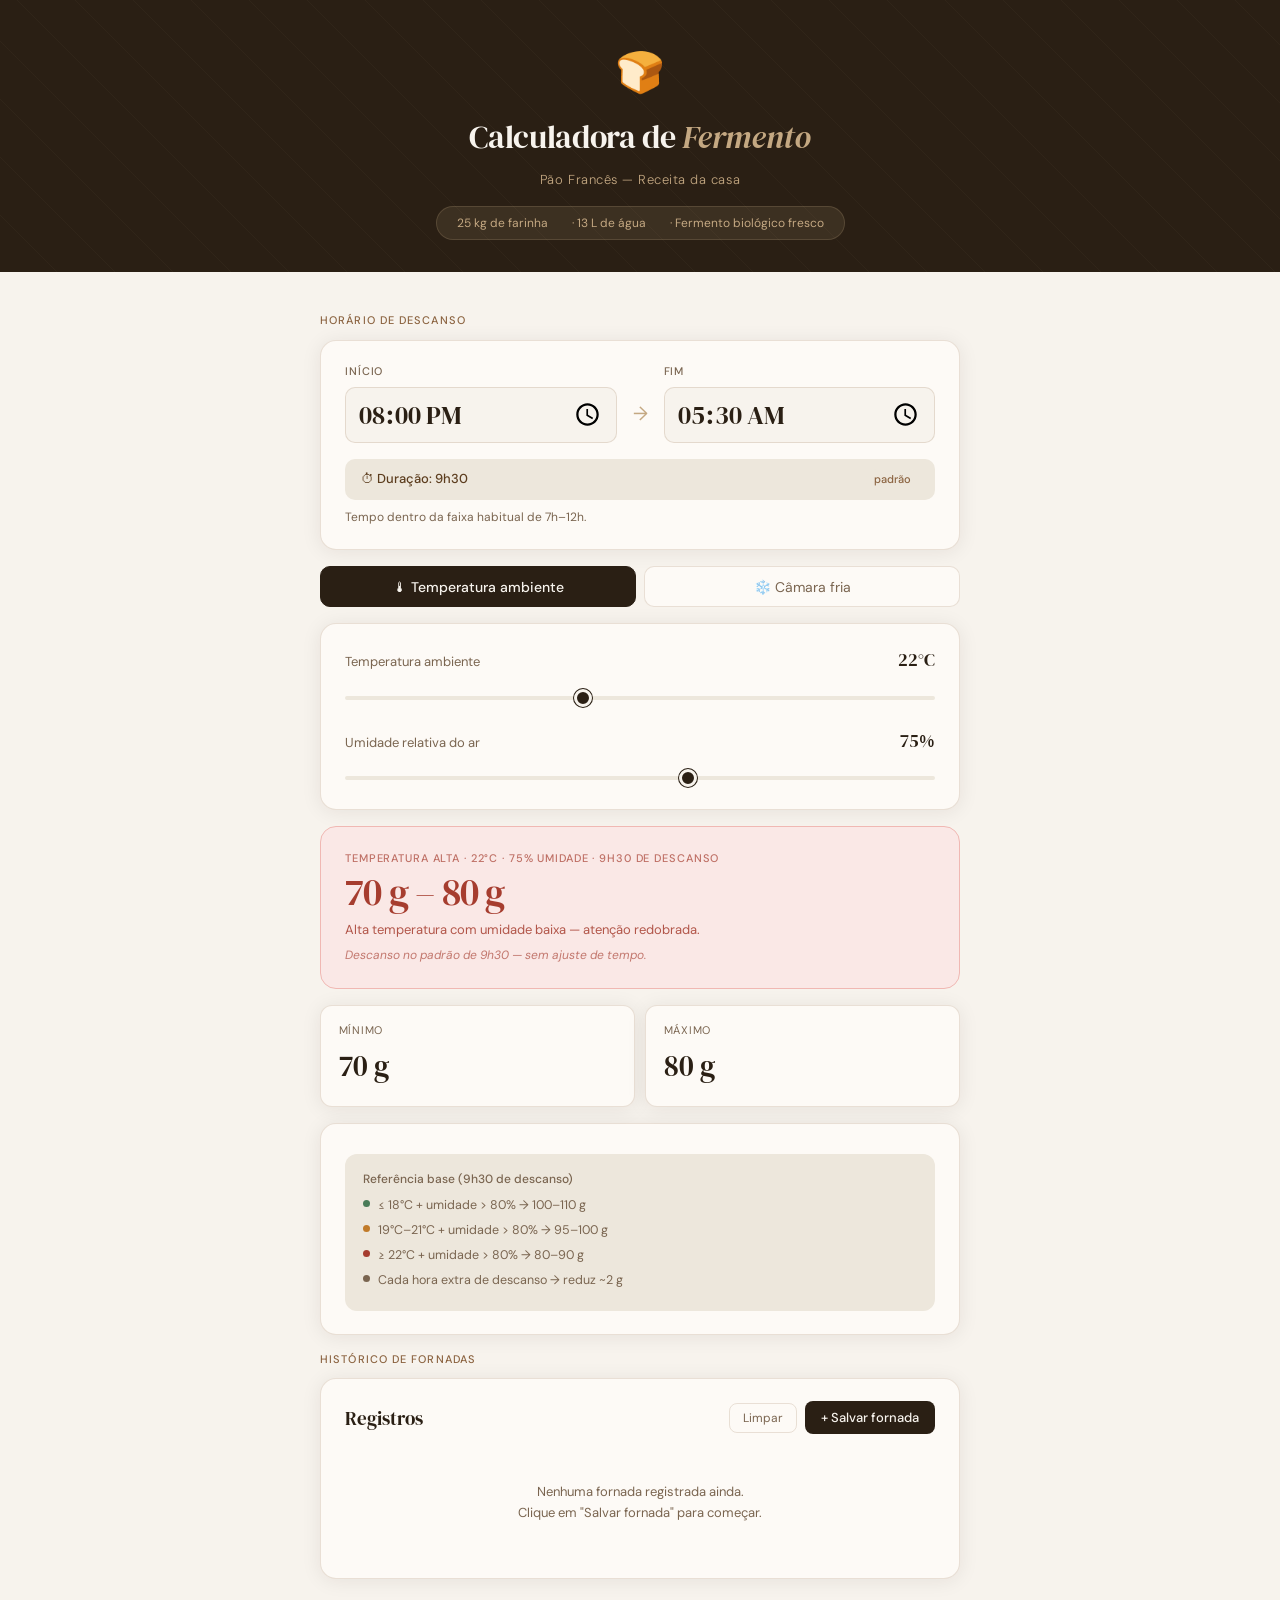
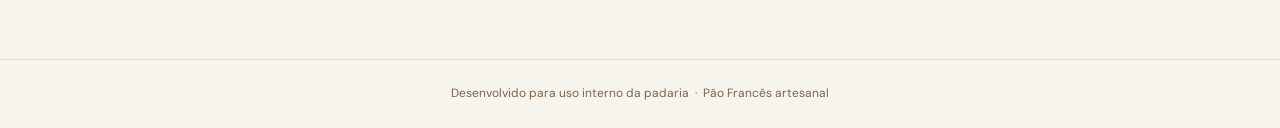
<file: index.html>
<!DOCTYPE html>
<html lang="pt-BR">

<head>
  <meta charset="UTF-8">
  <meta name="viewport" content="width=device-width, initial-scale=1.0">
  <title>Calculadora de Fermento — Pão Francês</title>
  <link
    href="https://fonts.googleapis.com/css2?family=DM+Serif+Display:ital@0;1&family=DM+Sans:wght@300;400;500&display=swap"
    rel="stylesheet">
    <link rel="stylesheet" href="./style/style.css">
</head>

<body>

  <header>
    <span class="icon">🍞</span>
    <h1>Calculadora de <em>Fermento</em></h1>
    <p>Pão Francês — Receita da casa</p>
    <div class="massa-info">
      <span>25 kg de farinha</span>
      <span>13 L de água</span>
      <span>Fermento biológico fresco</span>
    </div>
  </header>

  <main>

    <!-- HORÁRIO -->
    <div class="section-label" style="margin-top:0.5rem">Horário de descanso</div>
    <div class="card">
      <div class="time-grid">
        <div class="time-field">
          <label>Início</label>
          <input type="time" id="hora-inicio" value="20:00" oninput="calcAll()">
        </div>
        <div class="time-arrow">→</div>
        <div class="time-field">
          <label>Fim</label>
          <input type="time" id="hora-fim" value="05:30" oninput="calcAll()">
        </div>
      </div>
      <div class="duracao-badge">
        <strong>⏱ Duração: <span id="duracao-txt">9h30</span></strong>
        <span class="tag" id="duracao-tag">padrão</span>
      </div>
      <p class="duracao-obs" id="duracao-obs"></p>
    </div>

    <!-- TABS -->
    <div class="tabs">
      <button class="tab active" onclick="setMode('ambiente')">🌡 Temperatura ambiente</button>
      <button class="tab" onclick="setMode('camara')">❄️ Câmara fria</button>
    </div>

    <!-- PANEL AMBIENTE -->
    <div id="panel-ambiente" class="panel active">
      <div class="card">
        <div class="slider-field">
          <div class="slider-header">
            <label>Temperatura ambiente</label>
            <span class="slider-val" id="temp-out">22°C</span>
          </div>
          <input type="range" id="temp" min="10" max="40" value="22" step="1" oninput="calcAll()">
        </div>
        <div class="slider-field">
          <div class="slider-header">
            <label>Umidade relativa do ar</label>
            <span class="slider-val" id="umid-out">75%</span>
          </div>
          <input type="range" id="umid" min="40" max="100" value="75" step="1" oninput="calcAll()">
        </div>
      </div>

      <div id="result-box"></div>

      <div class="card">
        <div class="info-box">
          <p>Referência base (9h30 de descanso)</p>
          <div class="info-row">
            <div class="info-dot" style="background:#4A7C59"></div>≤ 18°C + umidade &gt; 80% → 100–110 g
          </div>
          <div class="info-row">
            <div class="info-dot" style="background:#C17B2A"></div>19°C–21°C + umidade &gt; 80% → 95–100 g
          </div>
          <div class="info-row">
            <div class="info-dot" style="background:#A63D2F"></div>≥ 22°C + umidade &gt; 80% → 80–90 g
          </div>
          <div class="info-row">
            <div class="info-dot" style="background:#7A6550"></div>Cada hora extra de descanso → reduz ~2 g
          </div>
        </div>
      </div>
    </div>

    <!-- PANEL CÂMARA -->
    <div id="panel-camara" class="panel">
      <div class="card">
        <div class="slider-field">
          <div class="slider-header">
            <label>Temperatura da câmara fria</label>
            <span class="slider-val" id="temp-c-out">4°C</span>
          </div>
          <input type="range" id="temp-c" min="-2" max="10" value="4" step="1" oninput="calcAll()">
        </div>
      </div>

      <div id="result-box-c"></div>

      <div class="card">
        <div class="info-box">
          <p>Como funciona na câmara fria</p>
          <div class="info-row">
            <div class="info-dot" style="background:#2B5BA1"></div>Frio desacelera o fermento — usa-se mais quantidade
            para garantir crescimento
          </div>
          <div class="info-row">
            <div class="info-dot" style="background:#2B5BA1"></div>Tempo longo de câmara reduz a dose (fermentação lenta
            e controlada = mais sabor)
          </div>
          <div class="info-row">
            <div class="info-dot" style="background:#2B5BA1"></div>Cada hora extra de descanso → reduz ~2 g também na
            câmara
          </div>
        </div>
      </div>
    </div>

    <!-- HISTÓRICO -->
    <div style="margin-top:0.5rem" class="section-label">Histórico de fornadas</div>
    <div class="card">
      <div class="hist-header">
        <h2>Registros</h2>
        <div class="hist-controls">
          <button class="btn-clear" onclick="limparHistorico()">Limpar</button>
          <button class="btn-salvar" onclick="salvarFornada()">+ Salvar fornada</button>
        </div>
      </div>
      <div id="historico-list">
        <div class="hist-empty">Nenhuma fornada registrada ainda.<br>Clique em "Salvar fornada" para começar.</div>
      </div>
    </div>

  </main>

  <footer>
    Desenvolvido para uso interno da padaria &nbsp;·&nbsp; Pão Francês artesanal
  </footer>

  <script src="./script/script.js"></script>
</body>

</html>
</file>
<file: style/style.css>
*,
    *::before,
    *::after {
      box-sizing: border-box;
      margin: 0;
      padding: 0;
    }

    :root {
      --cream: #F7F3ED;
      --cream-dark: #EDE7DC;
      --brown-light: #C4A882;
      --brown: #8B6340;
      --brown-dark: #5C3D1E;
      --charcoal: #2A1F14;
      --warm-white: #FDFAF6;
      --green: #4A7C59;
      --green-light: #E8F2EB;
      --amber: #C17B2A;
      --amber-light: #FDF0DC;
      --red: #A63D2F;
      --red-light: #FAE8E6;
      --blue: #2B5BA1;
      --blue-light: #E6EEF9;
      --text: #2A1F14;
      --text-muted: #7A6550;
      --border: rgba(139, 99, 64, 0.18);
      --shadow: 0 2px 20px rgba(42, 31, 20, 0.08);
    }

    body {
      font-family: 'DM Sans', sans-serif;
      background: var(--cream);
      color: var(--text);
      min-height: 100vh;
      font-size: 15px;
      line-height: 1.6;
    }

    /* HEADER */
    header {
      background: var(--charcoal);
      color: var(--cream);
      padding: 2.5rem 2rem 2rem;
      text-align: center;
      position: relative;
      overflow: hidden;
    }

    header::before {
      content: '';
      position: absolute;
      inset: 0;
      background: repeating-linear-gradient(45deg,
          transparent,
          transparent 40px,
          rgba(196, 168, 130, 0.04) 40px,
          rgba(196, 168, 130, 0.04) 41px);
    }

    header .icon {
      font-size: 2.5rem;
      display: block;
      margin-bottom: 0.5rem;
    }

    header h1 {
      font-family: 'DM Serif Display', serif;
      font-size: 2rem;
      font-weight: 400;
      letter-spacing: -0.01em;
      color: var(--cream);
      position: relative;
    }

    header h1 em {
      font-style: italic;
      color: var(--brown-light);
    }

    header p {
      font-size: 13px;
      color: var(--brown-light);
      margin-top: 0.4rem;
      font-weight: 300;
      letter-spacing: 0.04em;
      position: relative;
    }

    .massa-info {
      display: inline-flex;
      gap: 1.5rem;
      margin-top: 1rem;
      background: rgba(196, 168, 130, 0.12);
      border: 1px solid rgba(196, 168, 130, 0.2);
      border-radius: 999px;
      padding: 0.4rem 1.25rem;
      font-size: 12px;
      color: var(--brown-light);
      font-weight: 400;
      position: relative;
    }

    .massa-info span::before {
      content: '· ';
    }

    .massa-info span:first-child::before {
      content: '';
    }

    /* MAIN */
    main {
      max-width: 680px;
      margin: 0 auto;
      padding: 2rem 1.25rem 4rem;
    }

    /* SECTION LABEL */
    .section-label {
      font-size: 11px;
      font-weight: 500;
      letter-spacing: 0.1em;
      text-transform: uppercase;
      color: var(--brown);
      margin-bottom: 0.6rem;
    }

    /* CARD */
    .card {
      background: var(--warm-white);
      border: 1px solid var(--border);
      border-radius: 16px;
      padding: 1.4rem 1.5rem;
      margin-bottom: 1rem;
      box-shadow: var(--shadow);
    }

    /* HORÁRIO */
    .time-grid {
      display: grid;
      grid-template-columns: 1fr auto 1fr;
      gap: 1rem;
      align-items: center;
      margin-bottom: 1rem;
    }

    .time-field label {
      display: block;
      font-size: 11px;
      font-weight: 500;
      text-transform: uppercase;
      letter-spacing: 0.08em;
      color: var(--text-muted);
      margin-bottom: 0.4rem;
    }

    .time-field input[type="time"] {
      width: 100%;
      font-family: 'DM Serif Display', serif;
      font-size: 1.6rem;
      font-weight: 400;
      color: var(--charcoal);
      background: var(--cream);
      border: 1px solid var(--border);
      border-radius: 10px;
      padding: 0.5rem 0.75rem;
      outline: none;
      transition: border-color 0.2s;
    }

    .time-field input[type="time"]:focus {
      border-color: var(--brown);
    }

    .time-arrow {
      font-size: 1.2rem;
      color: var(--brown-light);
      text-align: center;
      margin-top: 1.4rem;
    }

    .duracao-badge {
      display: flex;
      align-items: center;
      justify-content: space-between;
      background: var(--cream-dark);
      border-radius: 10px;
      padding: 0.6rem 1rem;
      font-size: 13px;
      color: var(--brown-dark);
    }

    .duracao-badge strong {
      font-weight: 500;
    }

    .duracao-obs {
      font-size: 12px;
      color: var(--text-muted);
      margin-top: 0.5rem;
    }

    /* TABS */
    .tabs {
      display: flex;
      gap: 8px;
      margin-bottom: 1rem;
    }

    .tab {
      flex: 1;
      padding: 0.65rem 1rem;
      border: 1px solid var(--border);
      border-radius: 10px;
      background: var(--warm-white);
      font-family: 'DM Sans', sans-serif;
      font-size: 14px;
      font-weight: 400;
      color: var(--text-muted);
      cursor: pointer;
      transition: all 0.2s;
    }

    .tab:hover {
      border-color: var(--brown-light);
      color: var(--text);
    }

    .tab.active {
      background: var(--charcoal);
      color: var(--cream);
      border-color: var(--charcoal);
      font-weight: 500;
    }

    /* PANEL */
    .panel {
      display: none;
    }

    .panel.active {
      display: block;
    }

    /* SLIDERS */
    .slider-field {
      margin-bottom: 1.25rem;
    }

    .slider-field:last-child {
      margin-bottom: 0;
    }

    .slider-header {
      display: flex;
      justify-content: space-between;
      align-items: baseline;
      margin-bottom: 0.5rem;
    }

    .slider-header label {
      font-size: 13px;
      color: var(--text-muted);
      font-weight: 400;
    }

    .slider-header .slider-val {
      font-family: 'DM Serif Display', serif;
      font-size: 1.1rem;
      color: var(--charcoal);
    }

    input[type="range"] {
      -webkit-appearance: none;
      appearance: none;
      width: 100%;
      height: 4px;
      background: var(--cream-dark);
      border-radius: 99px;
      outline: none;
      cursor: pointer;
    }

    input[type="range"]::-webkit-slider-thumb {
      -webkit-appearance: none;
      width: 18px;
      height: 18px;
      background: var(--charcoal);
      border-radius: 50%;
      border: 3px solid var(--cream);
      box-shadow: 0 0 0 1px var(--charcoal);
      transition: transform 0.15s;
    }

    input[type="range"]::-webkit-slider-thumb:active {
      transform: scale(1.2);
    }

    input[type="range"]::-moz-range-thumb {
      width: 18px;
      height: 18px;
      background: var(--charcoal);
      border-radius: 50%;
      border: 3px solid var(--cream);
    }

    /* RESULT */
    .result-card {
      border-radius: 16px;
      padding: 1.4rem 1.5rem;
      margin-bottom: 1rem;
      border: 1px solid;
      animation: fadeIn 0.3s ease;
    }

    @keyframes fadeIn {
      from {
        opacity: 0;
        transform: translateY(6px);
      }

      to {
        opacity: 1;
        transform: translateY(0);
      }
    }

    .result-card.ok {
      background: var(--green-light);
      border-color: #b3d4bc;
      color: var(--green);
    }

    .result-card.warn {
      background: var(--amber-light);
      border-color: #f0ceaa;
      color: var(--amber);
    }

    .result-card.hot {
      background: var(--red-light);
      border-color: #f0b8b3;
      color: var(--red);
    }

    .result-card.cold {
      background: var(--blue-light);
      border-color: #b3c9ee;
      color: var(--blue);
    }

    .result-label {
      font-size: 11px;
      font-weight: 500;
      letter-spacing: 0.08em;
      text-transform: uppercase;
      opacity: 0.7;
      margin-bottom: 0.4rem;
    }

    .result-range {
      font-family: 'DM Serif Display', serif;
      font-size: 2.4rem;
      font-weight: 400;
      letter-spacing: -0.02em;
      line-height: 1;
      margin-bottom: 0.5rem;
    }

    .result-desc {
      font-size: 13px;
      opacity: 0.85;
    }

    .result-ajuste {
      font-size: 12px;
      opacity: 0.65;
      margin-top: 0.35rem;
      font-style: italic;
    }

    /* METRICS */
    .metrics {
      display: grid;
      grid-template-columns: 1fr 1fr;
      gap: 10px;
      margin-bottom: 1rem;
    }

    .metric {
      background: var(--warm-white);
      border: 1px solid var(--border);
      border-radius: 12px;
      padding: 1rem 1.1rem;
      box-shadow: var(--shadow);
    }

    .metric-label {
      font-size: 11px;
      color: var(--text-muted);
      text-transform: uppercase;
      letter-spacing: 0.07em;
      margin-bottom: 4px;
    }

    .metric-val {
      font-family: 'DM Serif Display', serif;
      font-size: 1.8rem;
      font-weight: 400;
      color: var(--charcoal);
    }

    /* HISTORICO */
    .hist-header {
      display: flex;
      justify-content: space-between;
      align-items: center;
      margin-bottom: 1rem;
    }

    .hist-header h2 {
      font-family: 'DM Serif Display', serif;
      font-size: 1.2rem;
      font-weight: 400;
    }

    .btn-salvar {
      font-family: 'DM Sans', sans-serif;
      font-size: 13px;
      font-weight: 500;
      padding: 0.5rem 1rem;
      background: var(--charcoal);
      color: var(--cream);
      border: none;
      border-radius: 8px;
      cursor: pointer;
      transition: opacity 0.2s;
    }

    .btn-salvar:hover {
      opacity: 0.85;
    }

    .btn-clear {
      font-family: 'DM Sans', sans-serif;
      font-size: 12px;
      font-weight: 400;
      padding: 0.4rem 0.8rem;
      background: transparent;
      color: var(--text-muted);
      border: 1px solid var(--border);
      border-radius: 8px;
      cursor: pointer;
      transition: all 0.2s;
    }

    .btn-clear:hover {
      border-color: var(--red);
      color: var(--red);
    }

    .hist-empty {
      text-align: center;
      color: var(--text-muted);
      font-size: 13px;
      padding: 2rem 0;
    }

    .hist-list {
      display: flex;
      flex-direction: column;
      gap: 8px;
    }

    .hist-item {
      display: grid;
      grid-template-columns: auto 1fr auto;
      gap: 12px;
      align-items: center;
      background: var(--cream);
      border: 1px solid var(--border);
      border-radius: 10px;
      padding: 0.75rem 1rem;
      font-size: 13px;
      animation: fadeIn 0.25s ease;
    }

    .hist-dot {
      width: 10px;
      height: 10px;
      border-radius: 50%;
      flex-shrink: 0;
    }

    .hist-info {
      color: var(--text-muted);
    }

    .hist-info strong {
      color: var(--text);
      font-weight: 500;
      display: block;
    }

    .hist-fermento {
      font-family: 'DM Serif Display', serif;
      font-size: 1.05rem;
      color: var(--charcoal);
      text-align: right;
      white-space: nowrap;
    }

    .hist-controls {
      display: flex;
      gap: 8px;
      align-items: center;
    }

    /* INFO BOX */
    .info-box {
      background: var(--cream-dark);
      border-radius: 12px;
      padding: 1rem 1.1rem;
      margin-top: 0.5rem;
    }

    .info-box p {
      font-size: 12px;
      color: var(--text-muted);
      margin-bottom: 0.4rem;
      font-weight: 500;
    }

    .info-row {
      display: flex;
      gap: 8px;
      align-items: flex-start;
      font-size: 12.5px;
      color: var(--text-muted);
      margin-bottom: 5px;
    }

    .info-dot {
      width: 7px;
      height: 7px;
      border-radius: 50%;
      flex-shrink: 0;
      margin-top: 5px;
    }

    /* FOOTER */
    footer {
      text-align: center;
      padding: 1.5rem;
      font-size: 12px;
      color: var(--text-muted);
      border-top: 1px solid var(--border);
    }

    .tag {
      display: inline-block;
      font-size: 11px;
      padding: 2px 8px;
      border-radius: 999px;
      background: var(--cream-dark);
      color: var(--brown);
      font-weight: 500;
    }
</file>
